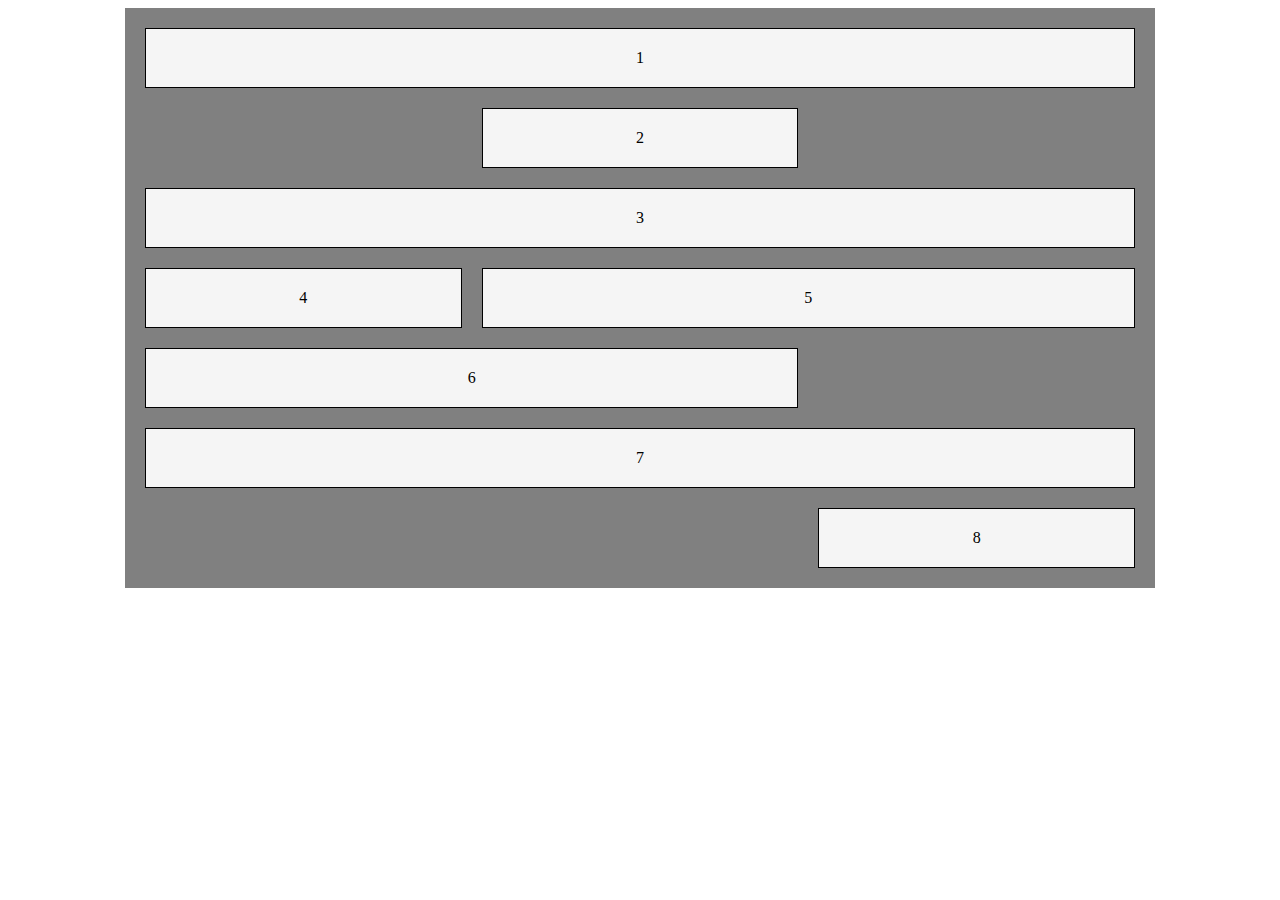
<file: CSS/1 - Starter/index.html>
<html lang="en">

<head>
    <meta charset="UTF-8">
    <meta http-equiv="X-UA-Compatible" content="IE=edge">
    <meta name="viewport" content="width=device-width, initial-scale=1.0">
    <title>CSS Grid Basics</title>
    <link rel="stylesheet" href="styles.css">
</head>

<body>
    <div class="grid-container">
        <div>1</div>
        <div>2</div>
        <div>3</div>
        <div>4</div>
        <div>5</div>
        <div>6</div>
        <div>7</div>
        <div>8</div>
    </div>
</body>

</html>
</file>
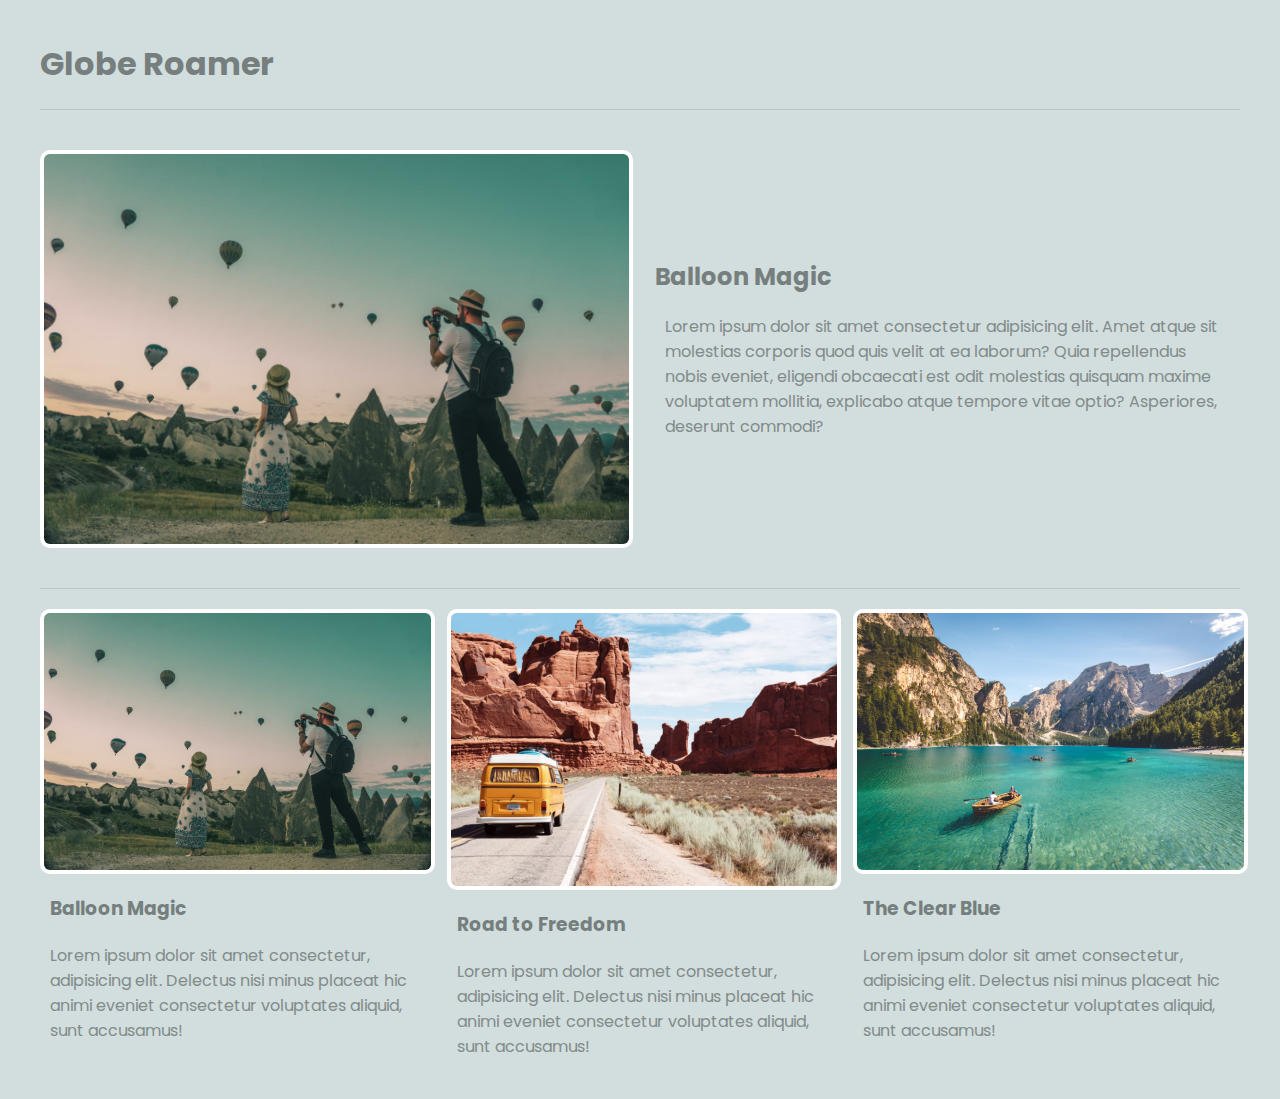
<file: CSS/2 - multi-column/index.html>
<html lang="en">

<head>
  <meta charset="UTF-8">
  <meta http-equiv="X-UA-Compatible" content="IE=edge">
  <meta name="viewport" content="width=device-width, initial-scale=1.0">
  <link rel="stylesheet" href="styles.css">
  <title>Multi-Column Blog Layout</title>
</head>

<body>
  <header>
    <h1>Globe Roamer</h1>
  </header>
  <main class="grid-container">
    <article class="featured">
      <img src="img/1.png" alt="featured img">
      <div>
        <h2>Balloon Magic</h2>
        <p>Lorem ipsum dolor sit amet consectetur adipisicing elit. Amet atque sit molestias corporis quod quis velit at
          ea laborum? Quia repellendus nobis eveniet, eligendi obcaecati est odit molestias quisquam maxime voluptatem
          mollitia, explicabo atque tempore vitae optio? Asperiores, deserunt commodi?</p>
      </div>
    </article>
    <article>
      <img src="img/1.png" alt="article img">
      <div>
        <h3>Balloon Magic</h3>
        <p>Lorem ipsum dolor sit amet consectetur, adipisicing elit. Delectus nisi minus placeat hic animi eveniet
          consectetur voluptates aliquid, sunt accusamus!</p>
      </div>
    </article>
    <article>
      <img src="img/2.png" alt="article img">
      <div>
        <h3>Road to Freedom</h3>
        <p>Lorem ipsum dolor sit amet consectetur, adipisicing elit. Delectus nisi minus placeat hic animi eveniet
          consectetur voluptates aliquid, sunt accusamus!</p>
      </div>
    </article>
    <article>
      <img src="img/3.png" alt="article img">
      <div>
        <h3>The Clear Blue</h3>
        <p>Lorem ipsum dolor sit amet consectetur, adipisicing elit. Delectus nisi minus placeat hic animi eveniet
          consectetur voluptates aliquid, sunt accusamus!</p>
      </div>
    </article>
  </main>
</body>

</html>
</file>
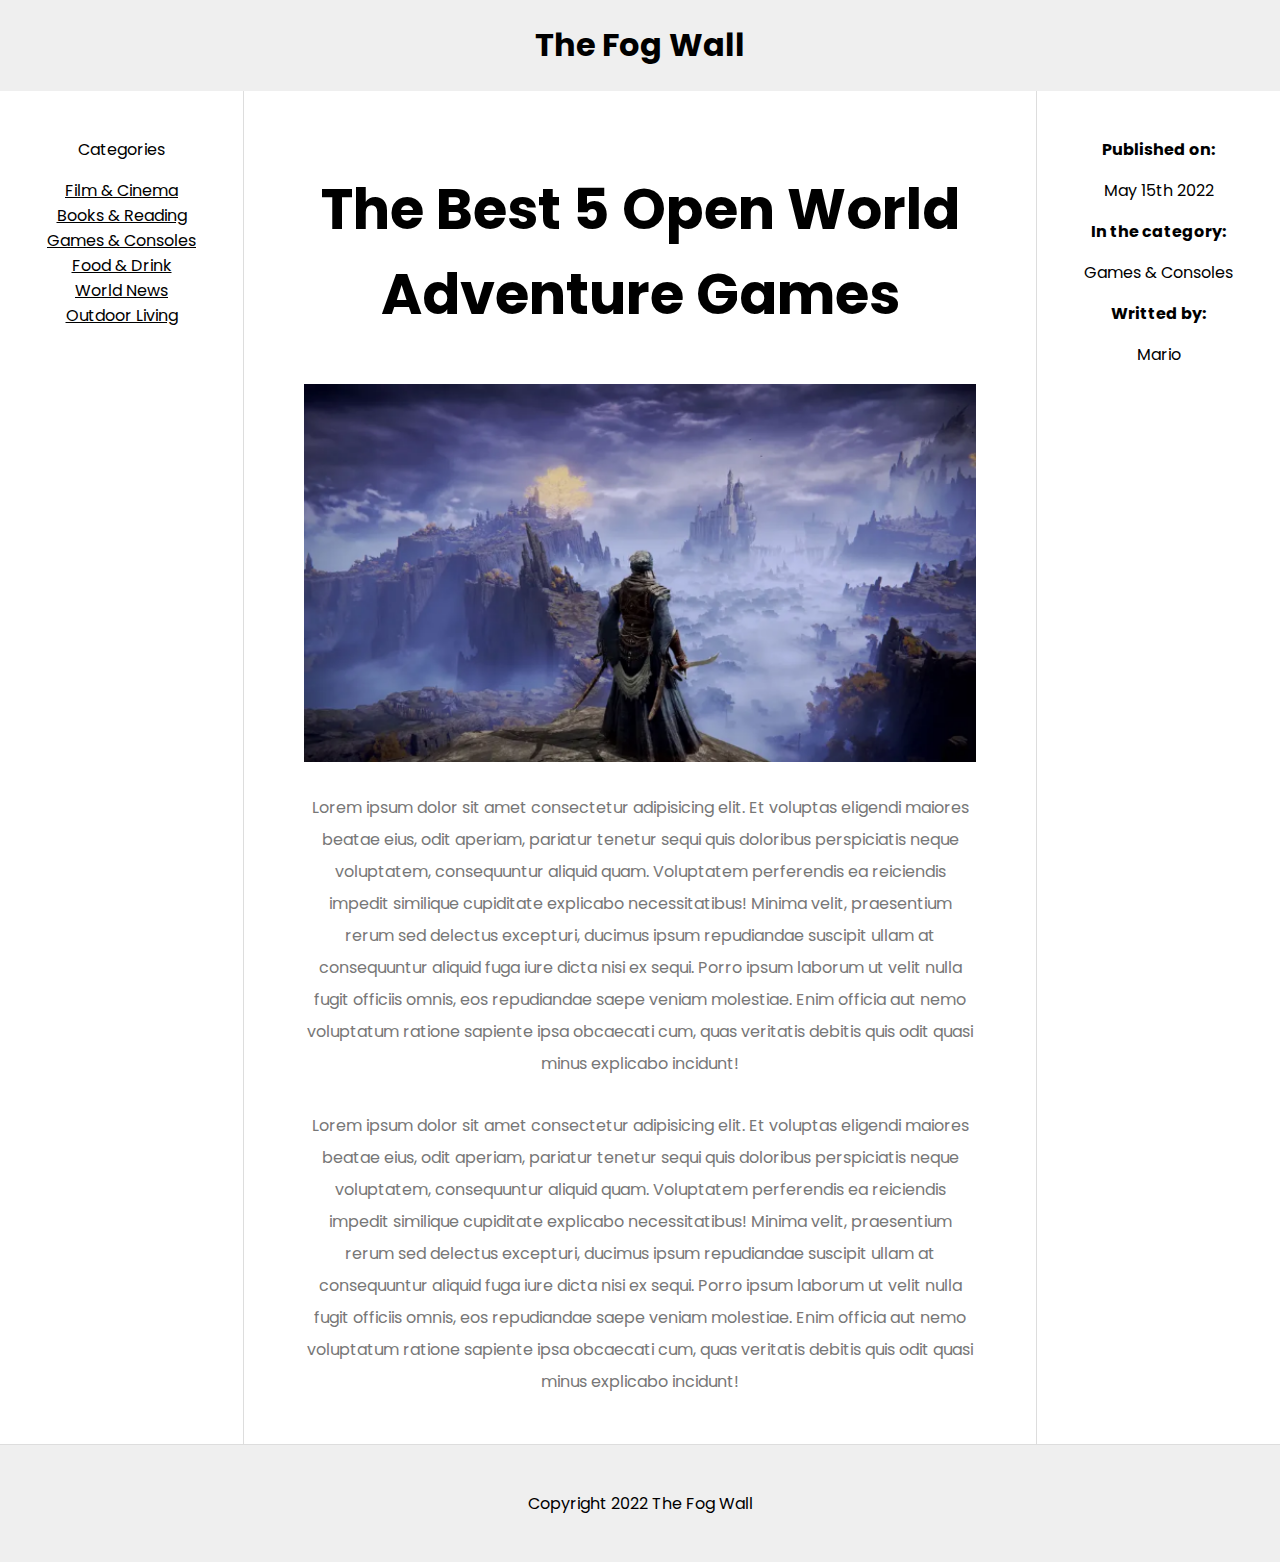
<file: CSS/3 - holy-grail/index.html>
<html lang="en">

<head>
  <meta charset="UTF-8">
  <meta http-equiv="X-UA-Compatible" content="IE=edge">
  <meta name="viewport" content="width=device-width, initial-scale=1.0">
  <link rel="stylesheet" href="styles.css">
  <title>Holy Grail Layout</title>
</head>

<body>
  <div class="grid-container">
    <header>
      <h1>The Fog Wall</h1>
    </header>
    <nav>
      <p>Categories</p>
      <li>Film & Cinema</li>
      <li>Books & Reading</li>
      <li>Games & Consoles</li>
      <li>Food & Drink</li>
      <li>World News</li>
      <li>Outdoor Living</li>
    </nav>
    <article>
      <h2>The Best 5 Open World Adventure Games</h2>
      <img src="img/banner.png" alt="article banner">
      <p>Lorem ipsum dolor sit amet consectetur adipisicing elit. Et voluptas eligendi maiores beatae eius, odit
        aperiam, pariatur tenetur sequi quis doloribus perspiciatis neque voluptatem, consequuntur aliquid quam.
        Voluptatem perferendis ea reiciendis impedit similique cupiditate explicabo necessitatibus! Minima velit,
        praesentium rerum sed delectus excepturi, ducimus ipsum repudiandae suscipit ullam at consequuntur aliquid fuga
        iure dicta nisi ex sequi. Porro ipsum laborum ut velit nulla fugit officiis omnis, eos repudiandae saepe veniam
        molestiae. Enim officia aut nemo voluptatum ratione sapiente ipsa obcaecati cum, quas veritatis debitis quis
        odit quasi minus explicabo incidunt!</p>
      <p>Lorem ipsum dolor sit amet consectetur adipisicing elit. Et voluptas eligendi maiores beatae eius, odit
        aperiam, pariatur tenetur sequi quis doloribus perspiciatis neque voluptatem, consequuntur aliquid quam.
        Voluptatem perferendis ea reiciendis impedit similique cupiditate explicabo necessitatibus! Minima velit,
        praesentium rerum sed delectus excepturi, ducimus ipsum repudiandae suscipit ullam at consequuntur aliquid fuga
        iure dicta nisi ex sequi. Porro ipsum laborum ut velit nulla fugit officiis omnis, eos repudiandae saepe veniam
        molestiae. Enim officia aut nemo voluptatum ratione sapiente ipsa obcaecati cum, quas veritatis debitis quis
        odit quasi minus explicabo incidunt!</p>
    </article>
    <aside>
      <ul>
        <li>
          <p><strong>Published on:</strong></p>
          <p>May 15th 2022</p>
        </li>
        <li>
          <p><strong>In the category:</strong></p>
          <p>Games & Consoles</p>
        </li>
        <li>
          <p><strong>Writted by:</strong></p>
          <p>Mario</p>
        </li>
      </ul>
    </aside>
    <footer>
      <p>Copyright 2022 The Fog Wall</p>
    </footer>
  </div>
</body>

</html>
</file>
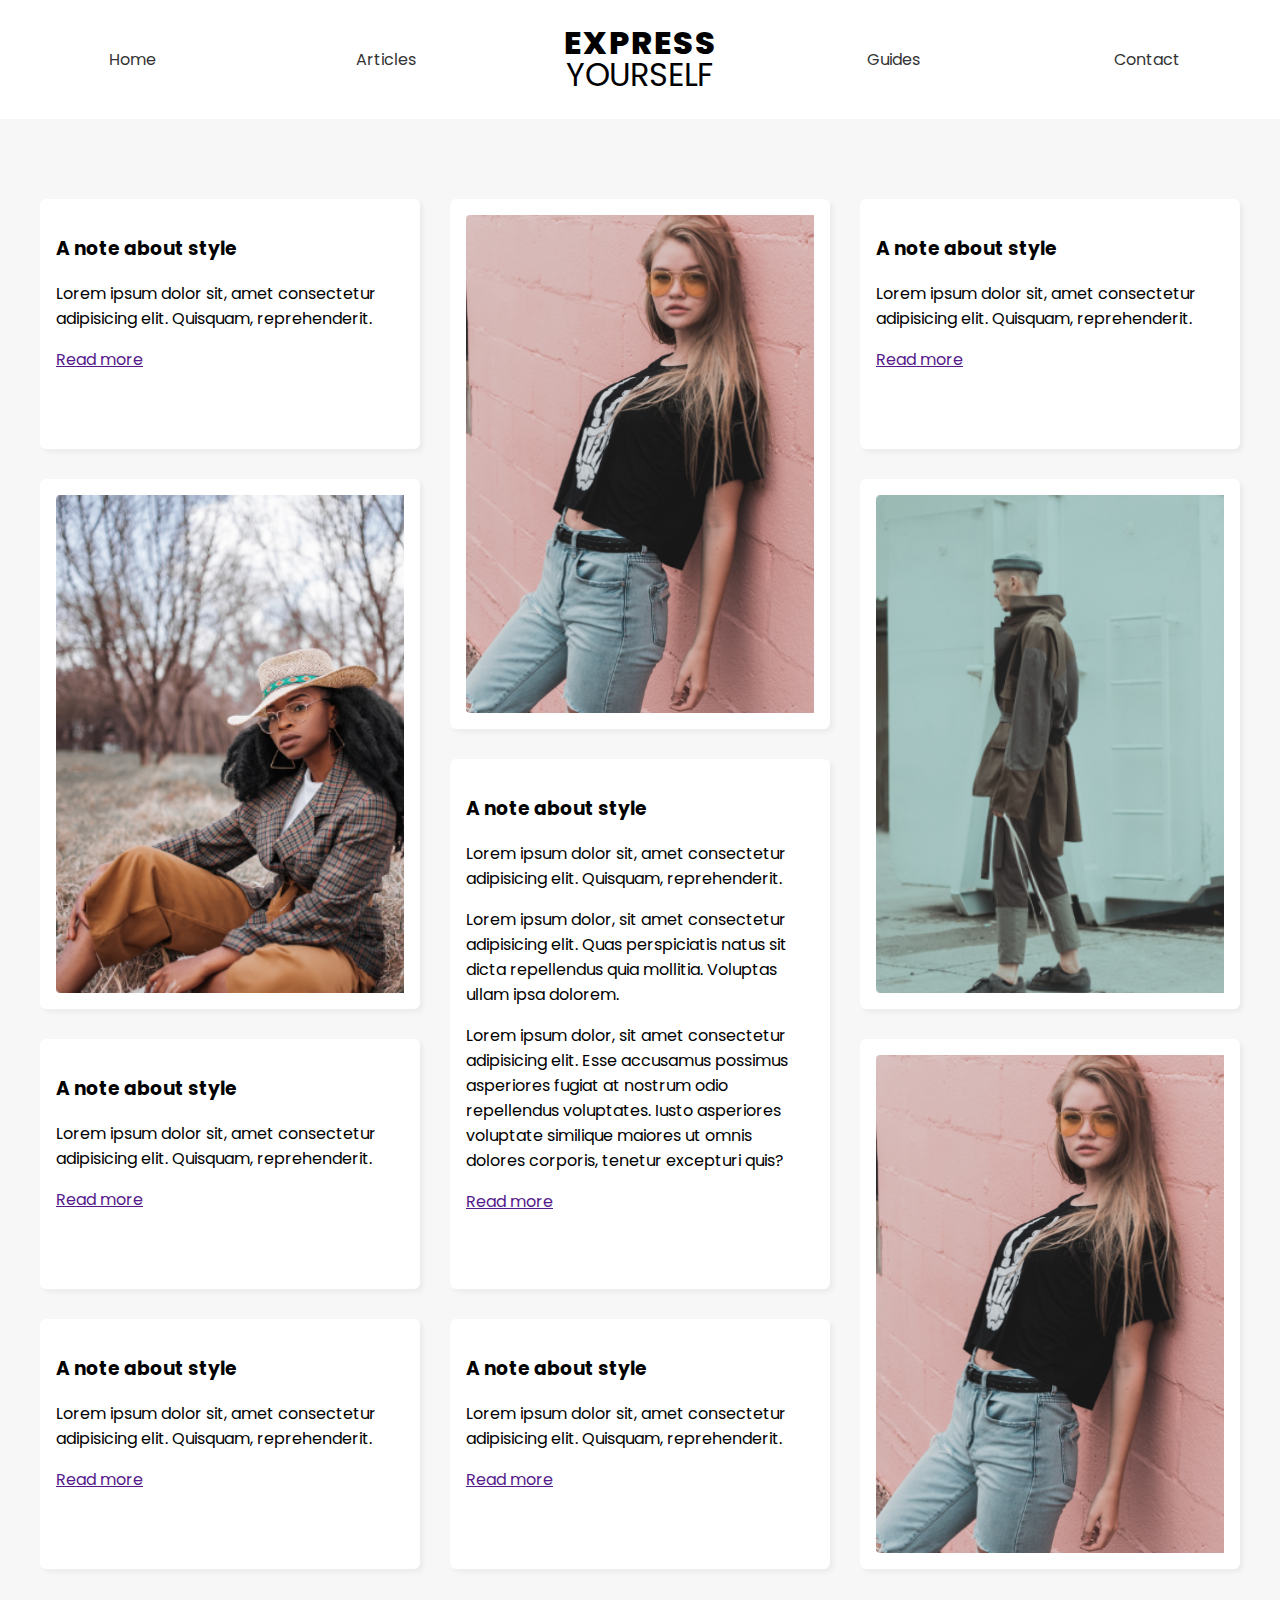
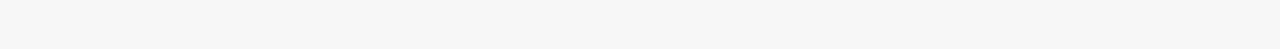
<file: CSS/4 - masonry/index.html>
<html lang="en">

<head>
  <meta charset="UTF-8">
  <meta http-equiv="X-UA-Compatible" content="IE=edge">
  <meta name="viewport" content="width=device-width, initial-scale=1.0">
  <link rel="stylesheet" href="styles.css">
  <title>Masonry Style Layout</title>
</head>

<body>
  <header>
    <nav>
      <a href="/">Home</a>
      <a href="/">Articles</a>
      <h1>
        <div>Express</div>
        <div>Yourself</div>
      </h1>
      <a href="/">Guides</a>
      <a href="/">Contact</a>
    </nav>
  </header>
  <main>
    <div class="short">
      <h3>A note about style</h3>
      <p>Lorem ipsum dolor sit, amet consectetur adipisicing elit. Quisquam, reprehenderit.</p>
      <a href="">Read more</a>
    </div>
    <div class="tall">
      <img src="img/1.png" alt="model">
    </div>
    <div class="short">
      <h3>A note about style</h3>
      <p>Lorem ipsum dolor sit, amet consectetur adipisicing elit. Quisquam, reprehenderit.</p>
      <a href="">Read more</a>
    </div>
    <div class="tall">
      <img src="img/2.png" alt="model">
    </div>
    <div class="tall">
      <img src="img/3.png" alt="model">
    </div>
    <div class="tall">
      <h3>A note about style</h3>
      <p>Lorem ipsum dolor sit, amet consectetur adipisicing elit. Quisquam, reprehenderit.</p>
      <p>Lorem ipsum dolor, sit amet consectetur adipisicing elit. Quas perspiciatis natus sit dicta repellendus quia
        mollitia. Voluptas ullam ipsa dolorem.</p>
      <p>Lorem ipsum dolor, sit amet consectetur adipisicing elit. Esse accusamus possimus asperiores fugiat at nostrum
        odio repellendus voluptates. Iusto asperiores voluptate similique maiores ut omnis dolores corporis, tenetur
        excepturi quis?</p>
      <a href="">Read more</a>
    </div>
    <div class="short">
      <h3>A note about style</h3>
      <p>Lorem ipsum dolor sit, amet consectetur adipisicing elit. Quisquam, reprehenderit.</p>
      <a href="">Read more</a>
    </div>
    <div class="tall">
      <img src="img/1.png" alt="model">
    </div>
    <div class="short">
      <h3>A note about style</h3>
      <p>Lorem ipsum dolor sit, amet consectetur adipisicing elit. Quisquam, reprehenderit.</p>
      <a href="">Read more</a>
    </div>
    <div class="short">
      <h3>A note about style</h3>
      <p>Lorem ipsum dolor sit, amet consectetur adipisicing elit. Quisquam, reprehenderit.</p>
      <a href="">Read more</a>
    </div>
  </main>
</body>

</html>
</file>
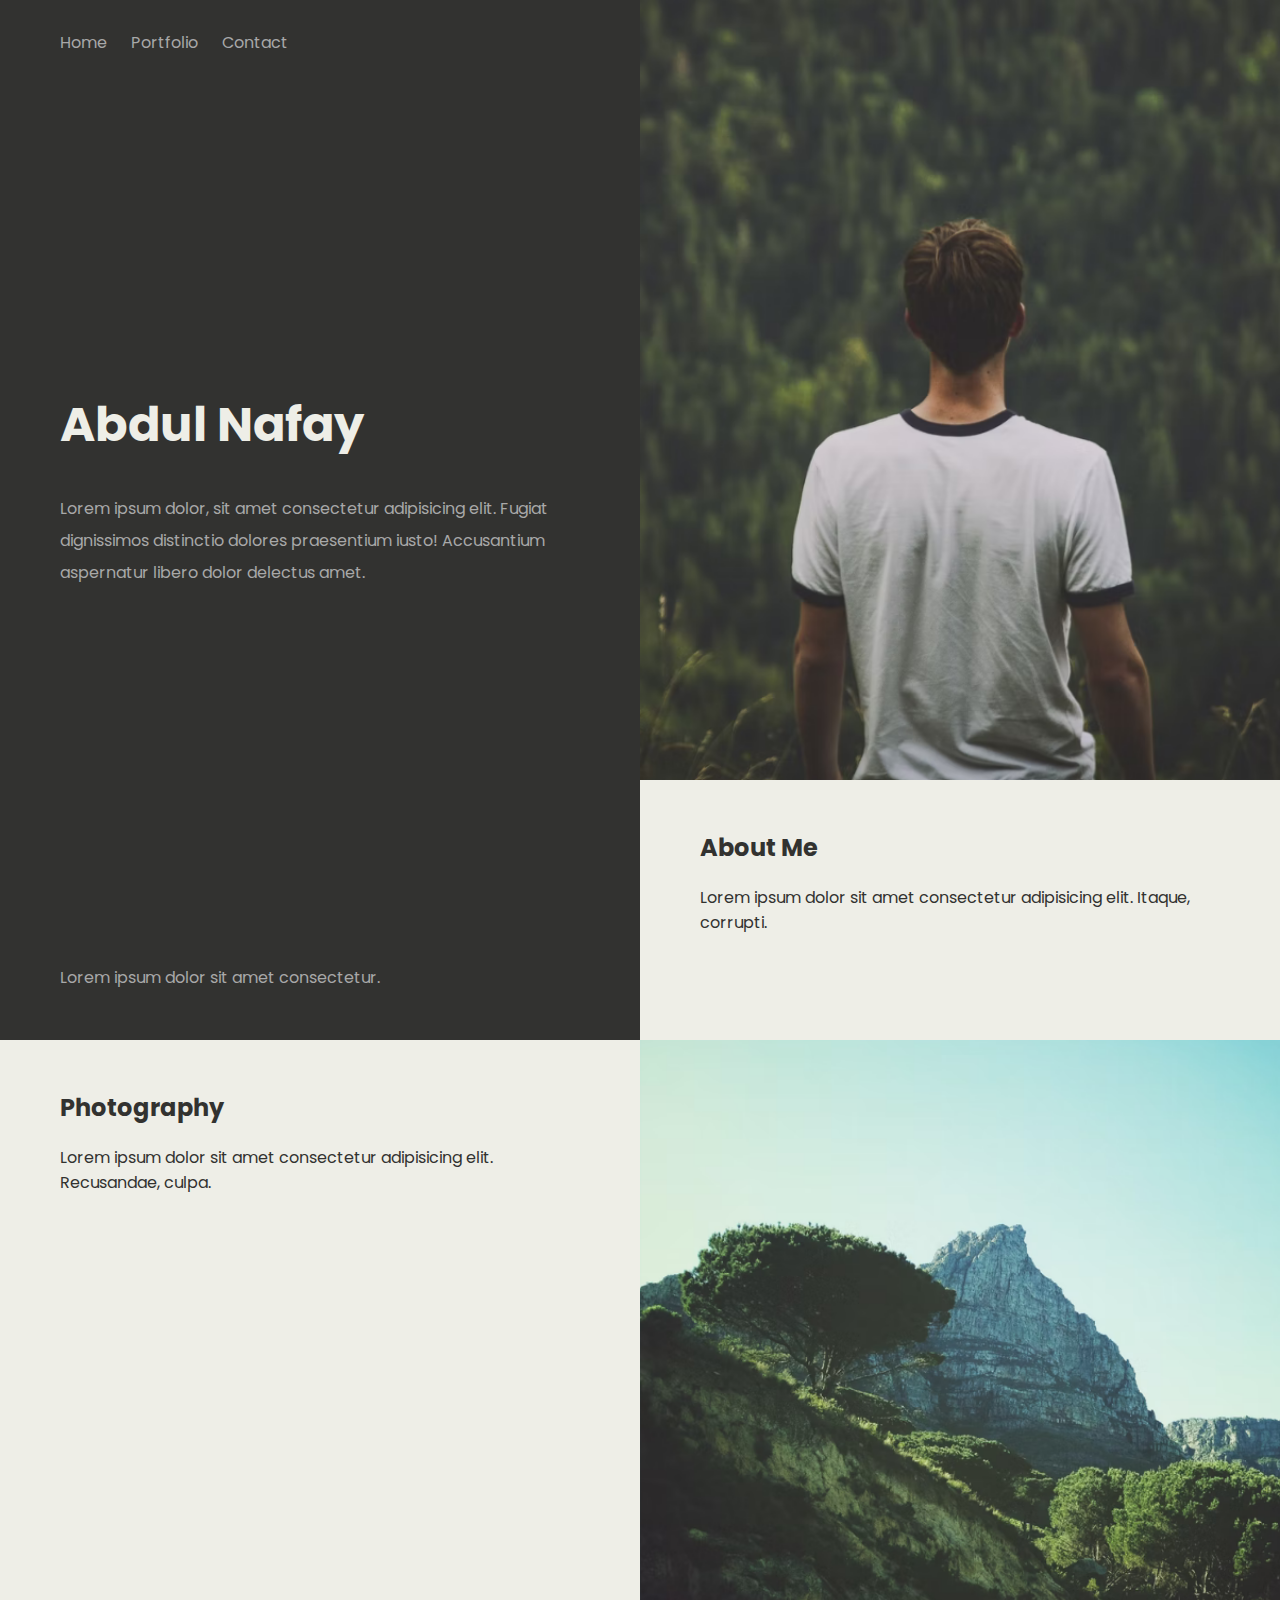
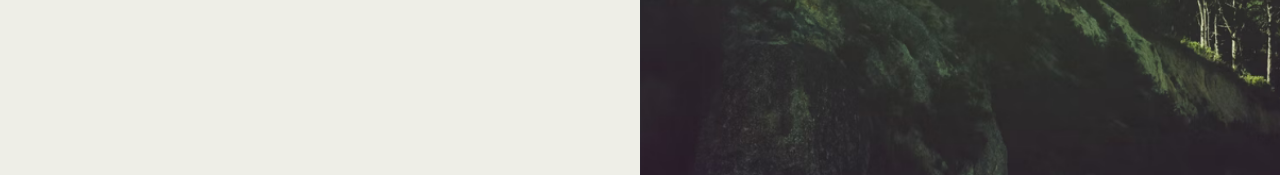
<file: CSS/5 - portfolio/index.html>
<html lang="en">

<head>
  <meta charset="UTF-8">
  <meta http-equiv="X-UA-Compatible" content="IE=edge">
  <meta name="viewport" content="width=device-width, initial-scale=1.0">
  <title>Portfolio Full-Screen Layout</title>
  <link rel="stylesheet" href="styles.css">
</head>

<body>
  <main>
    <div class="panel welcome">
      <nav>
        <a href="">Home</a>
        <a href="">Portfolio</a>
        <a href="">Contact</a>
      </nav>
      <div>
        <h1>Abdul Nafay</h1>
        <p>Lorem ipsum dolor, sit amet consectetur adipisicing elit. Fugiat dignissimos distinctio dolores praesentium
          iusto! Accusantium aspernatur libero dolor delectus amet.</p>
      </div>
      <footer>
        <p>Lorem ipsum dolor sit amet consectetur.</p>
      </footer>
    </div>
    <div class="panel about">
      <img src="img/1.png" alt="main pic">
      <div class="text">
        <h2>About Me</h2>
        <p>Lorem ipsum dolor sit amet consectetur adipisicing elit. Itaque, corrupti.</p>
      </div>
    </div>
    <div class="panel photos">
      <div class="text">
        <h2>Photography</h2>
        <p>Lorem ipsum dolor sit amet consectetur adipisicing elit. Recusandae, culpa.</p>
      </div>
      <img src="img/2.png" alt="landscape pic">
    </div>
  </main>
</body>

</html>
</file>
<file: CSS/1 - Starter/styles.css>
@import url('https://fonts.googleapis.com/css2?family=Poppins:wght@200;400;500;600;800&family=VT323&display=swap');


.body{
    margin: 30px;
    font-family: "Poppins";
}

.grid-container{
    background: gray;
    display: grid;
    max-width: 990px;
    margin: 0 auto;
    grid-template-columns: repeat(3, 1fr);
    gap: 20px;
    padding: 20px;
    /* justify-items: center; */
}

.grid-container > div{
    background: whitesmoke;
    text-align: center;
    padding: 20px;
    border: 1px solid black;
}

.grid-container > div:nth-child(1){
    grid-column:  span 3;
}

.grid-container > div:nth-child(2){
    grid-column: 2 / span 1;
}


.grid-container>div:nth-child(3) {
    grid-column:  span 3;
}

.grid-container>div:nth-child(5) {
    grid-column:  span 2;
}

.grid-container>div:nth-child(6) {
    grid-column: span 2;
}

.grid-container>div:nth-child(7) {
    grid-column: span 3;
}

.grid-container>div:nth-child(8) {
    grid-column: 3 / span 1;
}
</file>
<file: CSS/2 - multi-column/styles.css>
@import url('https://fonts.googleapis.com/css2?family=Poppins:wght@200;400;500;600;800&family=VT323&display=swap');

body {
  margin: 20px;
  font-family: "Poppins";
  background: #d1dedd;
}
ul, li {
  padding: 0;
  list-style-type: none;
}
h1,h2,h3 {
  color: #767f7e;
}
p {
  color: #828b8a;
}

header{
    max-width: 1200px;
    margin: 40px auto;  
    border-bottom: 1px solid #bbc7c7;
}

.grid-container{
  display: grid;
  grid-template-columns: repeat(3, 1fr);
  max-width: 1200px;
  margin: 20px auto;
  gap: 20px;
}

article.featured {
  grid-column: span 3;
  display: grid;
  grid-template-columns: 1fr 1fr;
  gap: 30px;
  align-items: center;
  border-bottom: 1px solid #bbc7c7;
  padding-bottom: 40px;
}


article img, article.featured img{
  width: 100%;
  border: 4px solid white;
  border-radius: 10px;
}

article p, article h3{
  margin: 20px 10px;
}

/* media response */

@media screen and (max-width: 950px) {
  article{
    grid-column: span 3;
    display: grid;
    grid-template-columns: 1fr 1fr;
    gap: 30px;
    align-items: center;
  }
}

@media screen and (max-width: 800px) {
  article, article.featured{
    display: block;
    margin: 0 20px;
  }
}
</file>
<file: CSS/3 - holy-grail/styles.css>
@import url('https://fonts.googleapis.com/css2?family=Poppins:wght@200;400;500;600;800&family=VT323&display=swap');

body {
  margin: 0;
  font-family: "Poppins";
}
ul, li {
  padding: 0;
  list-style-type: none;
}

.grid-container{
  display: grid;
  grid-template-columns: 1fr 3fr 1fr;
  column-gap: 30px;
  text-align: center;
}

header{
  grid-column: span 3;
  text-align: center;
  background-color: rgb(239, 239, 239);
}

nav{
  border-right: 1px solid #ddd;
  padding: 30px;
}

nav > li{
  text-decoration: underline;
}

article{
  padding: 30px;
}
article h2 {
  font-size: 3.5em;
  max-width: 800px;
}

article img {
  width: 100%;
}
article p {
  margin-top: 30px;
  line-height: 2em;
  color: #777;
}

aside {
  padding: 30px;
  border-left: 1px solid #ddd;
}
footer {
  grid-column: span 3;
  text-align: center;
  border-top: 1px solid #ddd;
  padding: 30px;
  background-color: rgb(239, 239, 239);
}


@media screen and (max-width: 1000px){
  nav{
    grid-column: span 3;
    border-right: 0;
    border-bottom: 1px solid #ddd;
  }

  nav>li{
    display: inline-block;
  }

  article{
    grid-column: span 2;
  }

  aside{
    padding: 16px
  }
}

@media screen and (max-width: 850px){
    nav, article, aside{
      grid-column: span 3;
    }
    aside {
      border-left: 0;
      border-top: 1px solid #ddd;
    }
  
    article h2 {
      font-size: 2.5em;
    }

}
</file>
<file: CSS/4 - masonry/styles.css>
@import url('https://fonts.googleapis.com/css2?family=Poppins:wght@200;400;500;600;800&family=VT323&display=swap');

body {
  margin: 0;
  font-family: "Poppins";
  background: #f7f7f7;
}

header{
  background: white;
  padding: 6px
}

nav{
  max-width: 1400px;
  display: grid;
  grid-template-columns: repeat(5, 1fr);
  text-align: center;
  align-items: center;
  margin: 0 auto;
}

nav a {
  text-decoration: none;
  color: #333;
}

nav h1 {
  text-transform: uppercase;
  line-height: 1em;
}

nav h1 div:nth-child(1)
{
  font-weight: 800;
  letter-spacing: 1.5px;
}

nav h1 div:nth-child(2) {
  font-weight: 400;
}

main {
  max-width: 1200px;
  margin: 60px auto;
  padding: 20px;
  display: grid;
  grid-template-columns: 1fr 1fr 1fr;
  grid-auto-rows: 250px;
  /* align-items: center; */
  gap: 30px;
}

main div {
  overflow: hidden;
  background: #fff;
  border-radius: 6px;
  border: 16px solid #fff;
  box-shadow: 3px 3px 5px rgba(0, 0, 0, 0.05);
}
main img {
  min-width: 100%;
  height: 100%;
}

main .short {
  grid-row: span 1;
}

main .tall {
  grid-row: span 2;
}

@media screen and (max-width: 960px){
  main{
    grid-template-columns: 1fr 1fr;
  }
}

@media screen and (max-width: 650px){
  main{
    grid-template-columns: 1fr;
    max-width: 450px;
    margin-top: 20px;
  }
  nav {
        grid-template-columns: repeat(4, 1fr);
      }
  nav h1{
    grid-column: 1/ span 4;
    grid-row: 1;
  }
}
</file>
<file: CSS/5 - portfolio/styles.css>
@import url('https://fonts.googleapis.com/css2?family=Poppins:wght@200;400;500;600;800&family=VT323&display=swap');

body {
  margin: 0;
  font-family: "Poppins";
}

main{
  display: grid;
  grid-template-columns: 1.2fr 1fr 1fr;
  min-height: 100%;
}

.panel{
  display: grid;
  grid-template-columns: 1fr;
}

.panel .text{
  background: #eeeee7;
  color: #323230;
  padding: 30px 60px;
}

/* welcome panel */
.panel.welcome {
  background: #323230;
  padding: 30px 60px;
  grid-auto-rows: 1fr;
}

.panel.welcome nav a {
  color: #a8a8a8;
  text-decoration: none;
  margin-right: 20px;
}
.panel.welcome nav a:hover{
  color: white;
  transition: 0.2s;
}

.panel.welcome p {
  color: #a8a8a8;
  max-width: 540px;
  line-height: 2em;
}

.panel.welcome h1 {
  color: #eeeee7;
  font-size: 3em;
}

.panel.welcome footer {
  align-self: end;
}

/* about panel */
.panel.about {
  grid-template-rows: 3fr 1fr;
  overflow: hidden;
}
.panel.about img {
  min-height: 100%;
  min-width: 100%;
}

/* photos panel */
.panel.photos {
  grid-template-rows: 1fr 3fr;
  overflow: hidden;
}

.panel.photos img {
  min-height: 100%;
  min-width: 100%;
}

@media screen and (max-width: 1550px)
{
  main{
    grid-template-columns: repeat(2, 1fr);
  }
  .panel.photos{
    grid-column: span 2;
    grid-template-columns: 1fr 1fr;
    grid-template-rows: 1fr;
  }
}

@media screen and (max-width: 1000px) {
  main {
    grid-template-columns: repeat(1, 1fr);
    grid-template-rows: 1fr 0.8fr 0.8fr;
  }
  .panel.about {
      grid-column: span 2;
      grid-template-columns: 1fr 1fr;
      grid-template-rows: 1fr;
  }
  .panel img {
        width: 100%;
  }
}

@media screen and (max-width: 850px)
{
  main {
      grid-template-rows: 1.3fr 1fr 1fr;
    }
    .panel.about,
    .panel.photos {
      grid-column: span 1;
      grid-template-columns: 1fr;
      grid-template-rows: 1fr;
      border-bottom: 1px solid #dcdcd0;
    }
    .panel img {
      width: 100%;
    }
}
</file>
